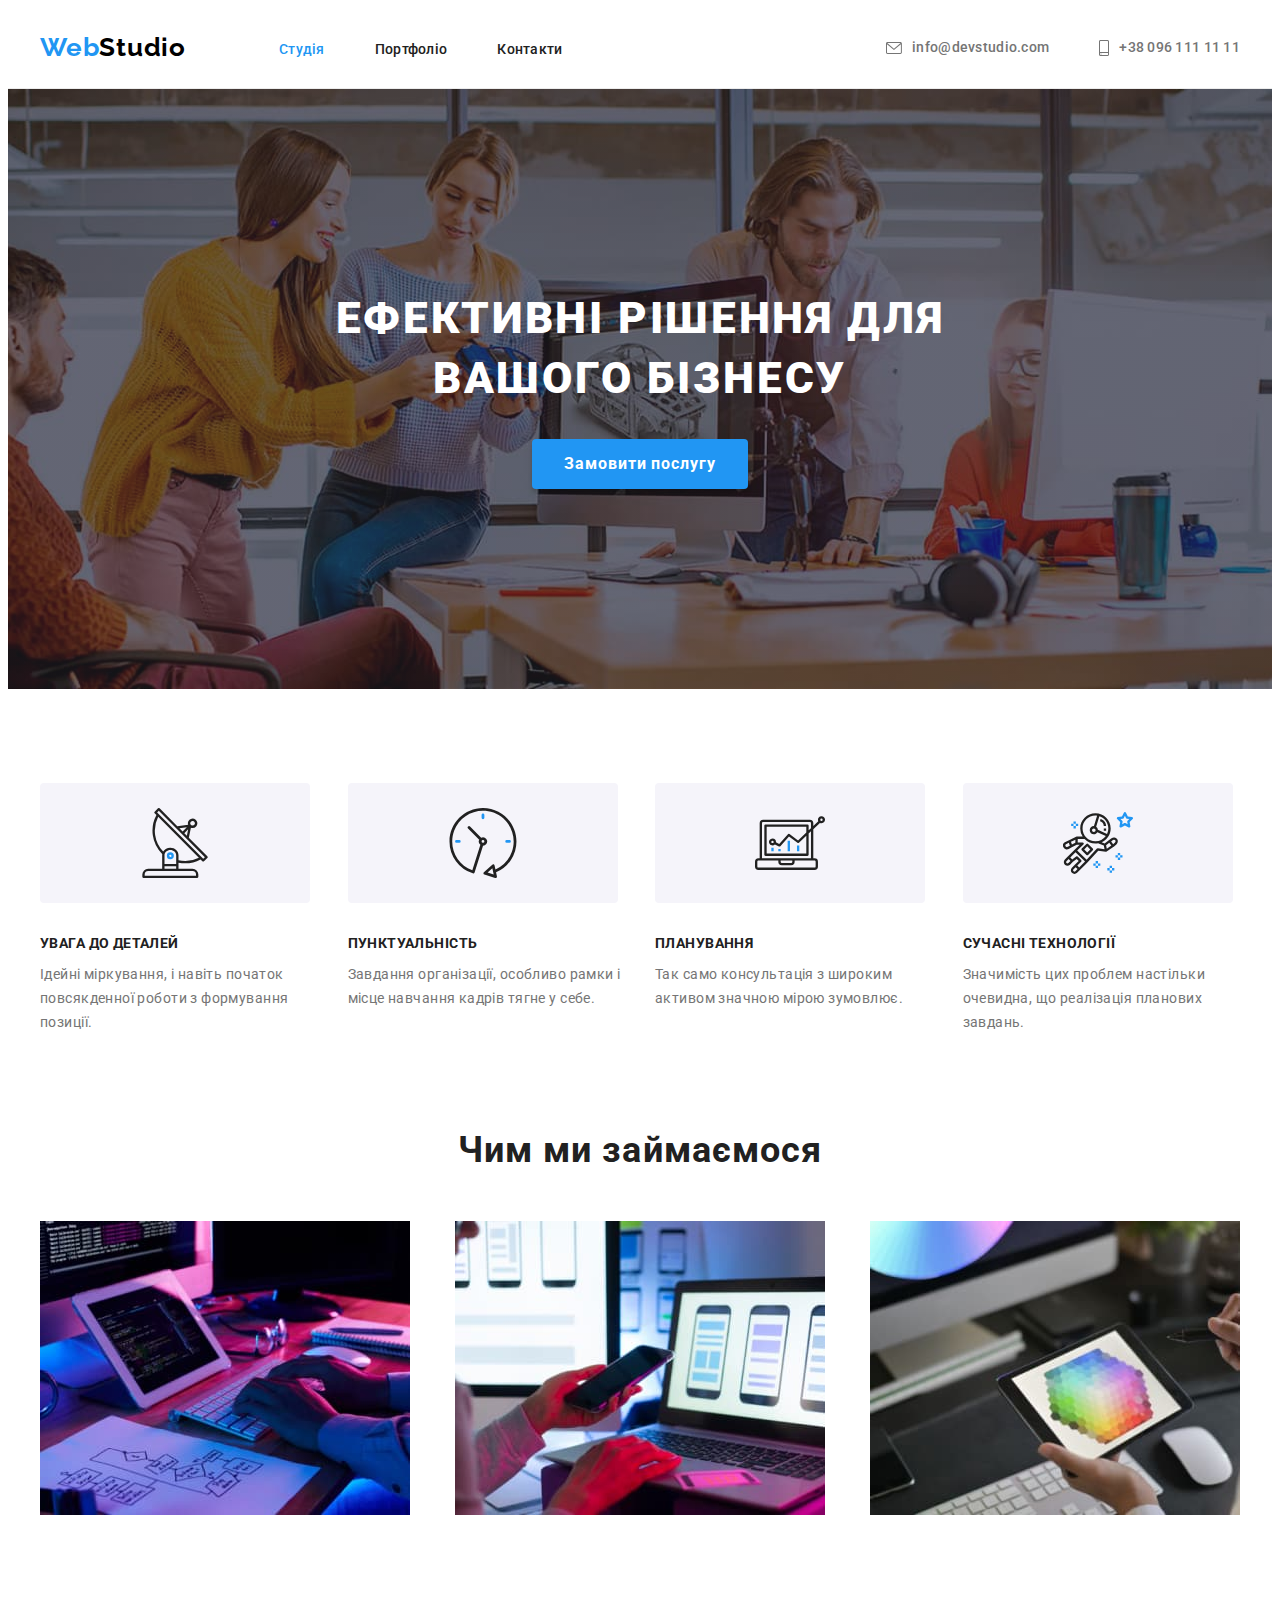
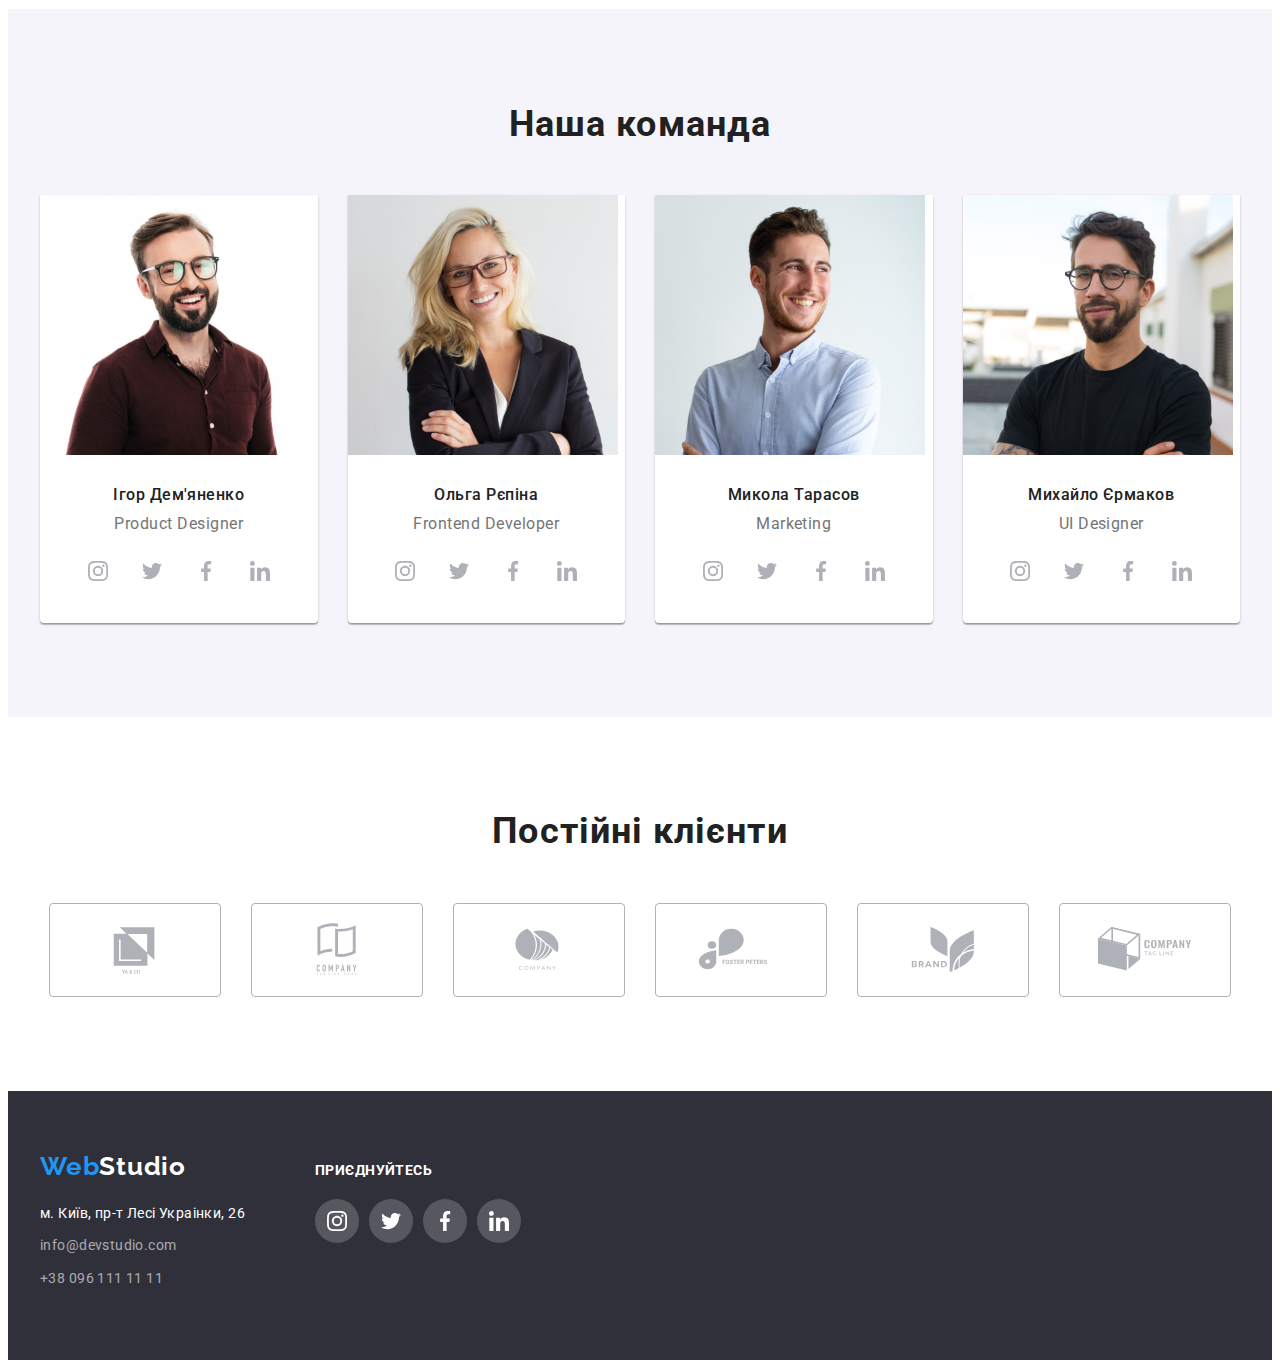
<file: index.html>
<!DOCTYPE html>
<html lang="uk">
<head>
    <meta charset="UTF-8">
    <meta http-equiv="X-UA-Compatible" content="IE=edge">
    <meta name="viewport" content="width=device-width, initial-scale=1.0">
    <title>WebStudio</title>
    <!-- fonts -->
    <link rel="preconnect" href="https://fonts.googleapis.com">
    <link rel="preconnect" href="https://fonts.gstatic.com" crossorigin>
    <link href="https://fonts.googleapis.com/css2?family=Raleway:wght@700&family=Roboto:wght@400;500;700;900&display=swap" rel="stylesheet">
    <!-- modern-normalize -->
    <link rel="stylesheet" href="https://cdnjs.cloudflare.com/ajax/libs/modern-normalize/1.1.0/modern-normalize.min.css" integrity="sha512-wpPYUAdjBVSE4KJnH1VR1HeZfpl1ub8YT/NKx4PuQ5NmX2tKuGu6U/JRp5y+Y8XG2tV+wKQpNHVUX03MfMFn9Q==" crossorigin="anonymous" referrerpolicy="no-referrer">
    <!-- Custom styles -->
    <link rel="stylesheet" href="./css/styles.css">
</head>

<body>
    <header class="header">
        <div class="header-container container">
            <a class="logo link" href="./index.html">Web<span class="header-studio">Studio</span></a>
        <nav class="navigation">
            <ul class="navigation-list list">
                <li class="navigation-items">
                    <a class="navigation-item link current" href="./index.html">Студія</a>
                </li>
                <li class="navigation-items">
                    <a class="navigation-item link" href="./portfolio.html">Портфоліо</a>
                </li>
                <li class="navigation-items">
                    <a class="navigation-item link" href="#">Контакти</a>
                </li>
            </ul>
        </nav>
        <ul class="header-contacts list">
            <li class="header-list">
                <a class="header-item link" href="mailto:info@devstudio.com" lang="en">
                    <svg class="header-icons" width="16" height="12">
                      <use href="./images/icons.svg#icon-envelope"></use>
                    </svg>
                    info@devstudio.com</a>
            </li>
            <li class="header-list">
                <a class="header-item link" href="tel:+380961111111">
                    <svg class="header-icons" width="10" height="16">
                      <use href="./images/icons.svg#icon-smartphone"></use>
                    </svg>
                    +38 096 111 11 11</a>
            </li>
        </ul>
        </div>
    </header>
    <main class="main">
        <section class="hero">
            <div class="hero-container container">
                <h1 class="hero-title">Ефективні рішення для вашого бізнесу</h1>
                <p><button class="hero-button link-hero" type="button">Замовити послугу</button></p>
            </div>
        </section>
        <section class="features section">
            <div class="container">
            <h2 class="features-subject">Особливості</h2>
            <ul class="features-list list">
                <li class="features-item">
                    <div class="features-icons">
                        <svg class="features-icon" width="70" height="70">
                            <use href="./images/icons.svg#icon-antenna"></use>
                        </svg>
                    </div>
                    <h3 class="feature-title">УВАГА ДО ДЕТАЛЕЙ</h3>
                    <p class="feature-text">Ідейні міркування, і навіть початок повсякденної роботи з формування позиції.</p>
                </li>
                <li class="features-item">
                    <div class="features-icons">
                        <svg class="features-icon" width="70" height="70">
                            <use href="./images/icons.svg#icon-clock"></use>
                        </svg>
                    </div>
                    <h3 class="feature-title">ПУНКТУАЛЬНІСТЬ</h3>
                    <p class="feature-text">Завдання організації, особливо рамки і місце навчання кадрів тягне у себе.</p>
                </li>
                <li class="features-item">
                    <div class="features-icons">
                        <svg class="features-icon" width="70" height="70">
                            <use href="./images/icons.svg#icon-diagram"></use>
                        </svg>
                    </div>
                    <h3 class="feature-title">ПЛАНУВАННЯ</h3>
                    <p class="feature-text">Так само консультація з широким активом значною мірою зумовлює.</p>
                </li>
                <li class="features-item">
                    <div class="features-icons">
                        <svg class="features-icon" width="70" height="70">
                            <use href="./images/icons.svg#icon-astronaut"></use>
                        </svg>
                    </div>
                    <h3 class="feature-title">СУЧАСНІ ТЕХНОЛОГІЇ</h3>
                    <p class="feature-text">Значимість цих проблем настільки очевидна, що реалізація планових завдань.</p>
                </li>
            </ul>
            </div>
        </section>
        <section class="work section">
            <div class="container">
                <h2 class="work-title">Чим ми займаємося</h2>
            <ul class="work-list list">
                <li class="work-items">
                    <img width="370" height="294" src="./images/work-1.jpg" alt="Людина працює за комп'ютером">
                </li>
                <li class="work-items">
                    <img width="370" height="294" src="./images/work-2.jpg" alt="Людина працює за телефоном">
                </li>                
                <li class="work-items">
                    <img width="370" height="294" src="./images/work-3.jpg" alt="Людина працює за планшетом">
                </li>
            </ul>
            </div>
        </section>
        <section class="team section">
            <div class="container">
                <h2 class="team-subject">Наша команда</h2>
            <ul class="team-list list">
                <li class="team-items">
                    <img class="team-img" width="270" height="260" src="./images/portrait-1.jpg" alt="Мужик в окулярах">
                    <div class="team-subtitle">
                    <h3 class="team-title">Ігор Дем'яненко</h3>
                    <p class="team-text">Product Designer</p>
                    <ul class="socials-list list">
                        <li class="socials-items"><a class="socials-item link-icons" href="https://www.instagram.com/" target="_blank" rel="noopener noreferrer" aria-label="Instagram.com">
                            <svg class="socials-icon" width="20" height="20">
                              <use href="./images/icons.svg#icon-instagram"></use>
                            </svg>
                        </a></li>
                        <li class="socials-items"><a class="socials-item link-icons" href="https://twitter.com/" target="_blank" rel="noopener noreferrer" aria-label="Twitter.com">
                            <svg class="socials-icon" width="20" height="20">
                              <use href="./images/icons.svg#icon-twitter"></use>
                            </svg>
                        </a></li>
                        <li class="socials-items"><a class="socials-item link-icons" href="https://www.facebook.com/" target="_blank" rel="noopener noreferrer" aria-label="Facebook.com">
                            <svg class="socials-icon" width="20" height="20">
                              <use href="./images/icons.svg#icon-facebook"></use>
                            </svg>
                        </a></li>
                        <li class="socials-items"><a class="socials-item link-icons" href="https://www.linkedin.com/" target="_blank" rel="noopener noreferren" aria-label="Linkedin.com">
                            <svg class="socials-icon" width="20" height="20">
                              <use href="./images/icons.svg#icon-linkedin"></use>
                            </svg>
                        </a></li>
                    </ul>
                    </div> 
                </li>
                <li class="team-items">
                    <img class="team-img" width="270" height="260" src="./images/portrait-2.jpg" alt="Жінка в окулярах">
                    <div class="team-subtitle">
                    <h3 class="team-title">Ольга Рєпіна</h3>
                    <p class="team-text">Frontend Developer</p>
                    <ul class="socials-list list">
                        <li class="socials-items"><a class="socials-item link-icons" href="https://www.instagram.com/" target="_blank"
                                rel="noopener noreferrer" aria-label="Instagram.com">
                                <svg class="socials-icon" width="20" height="20">
                                    <use href="./images/icons.svg#icon-instagram"></use>
                                </svg>
                            </a></li>
                        <li class="socials-items"><a class="socials-item link-icons" href="https://twitter.com/" target="_blank"
                                rel="noopener noreferrer" aria-label="Twitter.com">
                                <svg class="socials-icon" width="20" height="20">
                                    <use href="./images/icons.svg#icon-twitter"></use>
                                </svg>
                            </a></li>
                        <li class="socials-items"><a class="socials-item link-icons" href="https://www.facebook.com/" target="_blank"
                                rel="noopener noreferrer" aria-label="Facebook.com">
                                <svg class="socials-icon" width="20" height="20">
                                    <use href="./images/icons.svg#icon-facebook"></use>
                                </svg>
                            </a></li>
                        <li class="socials-items"><a class="socials-item link-icons" href="https://www.linkedin.com/" target="_blank"
                                rel="noopener noreferren" aria-label="Linkedin.com">
                                <svg class="socials-icon" width="20" height="20">
                                    <use href="./images/icons.svg#icon-linkedin"></use>
                                </svg>
                            </a></li>
                    </ul>
                    </div>
                </li>
                <li class="team-items">
                    <img class="team-img" width="270" height="260" src="./images/portrait-3.jpg" alt="Мужик">
                    <div class="team-subtitle">
                    <h3 class="team-title">Микола Тарасов</h3>
                    <p class="team-text">Marketing</p>
                    <ul class="socials-list list">
                        <li class="socials-items"><a class="socials-item link-icons" href="https://www.instagram.com/" target="_blank"
                                rel="noopener noreferrer" aria-label="Instagram.com">
                                <svg class="socials-icon" width="20" height="20">
                                    <use href="./images/icons.svg#icon-instagram"></use>
                                </svg>
                            </a></li>
                        <li class="socials-items"><a class="socials-item link-icons" href="https://twitter.com/" target="_blank"
                                rel="noopener noreferrer" aria-label="Twitter.com">
                                <svg class="socials-icon" width="20" height="20">
                                    <use href="./images/icons.svg#icon-twitter"></use>
                                </svg>
                            </a></li>
                        <li class="socials-items"><a class="socials-item link-icons" href="https://www.facebook.com/" target="_blank"
                                rel="noopener noreferrer" aria-label="Facebook.com">
                                <svg class="socials-icon" width="20" height="20">
                                    <use href="./images/icons.svg#icon-facebook"></use>
                                </svg>
                            </a></li>
                        <li class="socials-items"><a class="socials-item link-icons" href="https://www.linkedin.com/" target="_blank"
                                rel="noopener noreferren" aria-label="Linkedin.com">
                                <svg class="socials-icon" width="20" height="20">
                                    <use href="./images/icons.svg#icon-linkedin"></use>
                                </svg>
                            </a></li>
                    </ul>
                    </div> 
                </li>
                <li class="team-items">
                    <img class="team-img" width="270" height="260" src="./images/portrait-4.jpg" alt="Мужик в окулярах">
                    <div class="team-subtitle">
                    <h3 class="team-title">Михайло Єрмаков</h3>
                    <p class="team-text">UI Designer</p>
                    <ul class="socials-list list">
                        <li class="socials-items"><a class="socials-item link-icons" href="https://www.instagram.com/" target="_blank" rel="noopener noreferrer" aria-label="Instagram.com">
                            <svg class="socials-icon" width="20" height="20">
                              <use href="./images/icons.svg#icon-instagram"></use>
                            </svg>
                        </a></li>
                        <li class="socials-items"><a class="socials-item link-icons" href="https://twitter.com/" target="_blank" rel="noopener noreferrer" aria-label="Twitter.com">
                            <svg class="socials-icon" width="20" height="20">
                              <use href="./images/icons.svg#icon-twitter"></use>
                            </svg>
                        </a></li>
                        <li class="socials-items"><a class="socials-item link-icons" href="https://www.facebook.com/" target="_blank" rel="noopener noreferrer" aria-label="Facebook.com">
                            <svg class="socials-icon" width="20" height="20">
                              <use href="./images/icons.svg#icon-facebook"></use>
                            </svg>
                        </a></li>
                        <li class="socials-items"><a class="socials-item link-icons" href="https://www.linkedin.com/" target="_blank" rel="noopener noreferren" aria-label="Linkedin.com">
                            <svg class="socials-icon" width="20" height="20">
                              <use href="./images/icons.svg#icon-linkedin"></use>
                            </svg>
                        </a></li>
                    </ul>
                    </div> 
                </li>
            </ul>
            </div>
        </section>
        <section class="clients section">
            <div class="container">
                <h2 class="clients-title">Постійні клієнти</h2>
                <ul class="clients-list">
                    <li class="clients-items list"><a class="clients-item clients-hover" href="#">
                        <svg class="clients-icon" width="106" height="60">
                          <use href="./images/icons.svg#icon-brand-1"></use>
                        </svg>
                    </a></li>
                    <li class="clients-items list"><a class="clients-item clients-hover" href="#">
                        <svg class="clients-icon" width="106" height="60">
                            <use href="./images/icons.svg#icon-brand-2"></use>
                        </svg>
                    </a></li>
                    <li class="clients-items list"><a class="clients-item clients-hover" href="#">
                        <svg class="clients-icon" width="106" height="60">
                            <use href="./images/icons.svg#icon-brand-3"></use>
                        </svg>
                    </a></li>
                    <li class="clients-items list"><a class="clients-item clients-hover" href="#">
                        <svg class="clients-icon" width="106" height="60">
                            <use href="./images/icons.svg#icon-brand-4"></use>
                        </svg>
                    </a></li>
                    <li class="clients-items list"><a class="clients-item clients-hover" href="#">
                        <svg class="clients-icon" width="106" height="60">
                            <use href="./images/icons.svg#icon-brand-5"></use>
                        </svg>
                    </a></li>
                    <li class="clients-items list"><a class="clients-item clients-hover" href="#">
                        <svg class="clients-icon" width="106" height="60">
                            <use href="./images/icons.svg#icon-brand-6"></use>
                        </svg>
                    </a></li>
                </ul>
            </div>
        </section>
    </main>
        <footer class="footer">
            <div class="container flex-contacts">
                <div class="footer-flex">
                <a class="footer-logo link" href="./index.html">Web<span class="footer-studio">Studio</span></a>
            <address class="footer-address">
                <ul class="address-list list">
                    <li class="address-items">
                        <a class="address-map link" href="https://goo.gl/maps/dWLPEDBoEyj8uYDj6" target="_blank" rel="noopener noreferrer nofollow">м. Київ, пр-т Лесі Украінки, 26</a>
                    </li>
                    <li class="address-items">
                        <a class="address-contacts link" href="mailto:info@devstudio.com" lang="en">info@devstudio.com</a>
                    </li>
                    <li class="address-items">
                        <a class="address-contacts link" href="tel:+380961111111">+38 096 111 11 11</a>
                    </li>
                </ul>
            </address>
                </div>
            <div class="flex-social">
            <section class="address-icons">
                <h2 class="address-title">приєднуйтесь</h2>
                <ul class="address-box">
                    <li class="socials-items list"><a class="socials-items link-icons" href="https://www.instagram.com/" target="_blank"
                            rel="noopener noreferrer" aria-label="Instagram.com">
                            <svg class="footer-items" width="20" height="20">
                                <use href="./images/icons.svg#icon-instagram"></use>
                            </svg>
                        </a></li>
                    <li class="socials-items list"><a class="socials-items link-icons" href="https://twitter.com/" target="_blank"
                            rel="noopener noreferrer" aria-label="Twitter.com">
                            <svg class="footer-items" width="20" height="20">
                                <use href="./images/icons.svg#icon-twitter"></use>
                            </svg>
                        </a></li>
                    <li class="socials-items list"><a class="socials-items link-icons" href="https://www.facebook.com/" target="_blank"
                            rel="noopener noreferrer" aria-label="Facebook.com">
                            <svg class="footer-items" width="20" height="20">
                                <use href="./images/icons.svg#icon-facebook"></use>
                            </svg>
                        </a></li>
                    <li class="socials-items list"><a class="socials-items link-icons" href="https://www.linkedin.com/" target="_blank"
                            rel="noopener noreferren" aria-label="Linkedin.com">
                            <svg class="footer-items" width="20" height="20">
                                <use href="./images/icons.svg#icon-linkedin"></use>
                            </svg>
                        </a></li>
                </ul>
            </section>
            </div>
            </div>
        </footer>
    
</body>
</html>
</file>
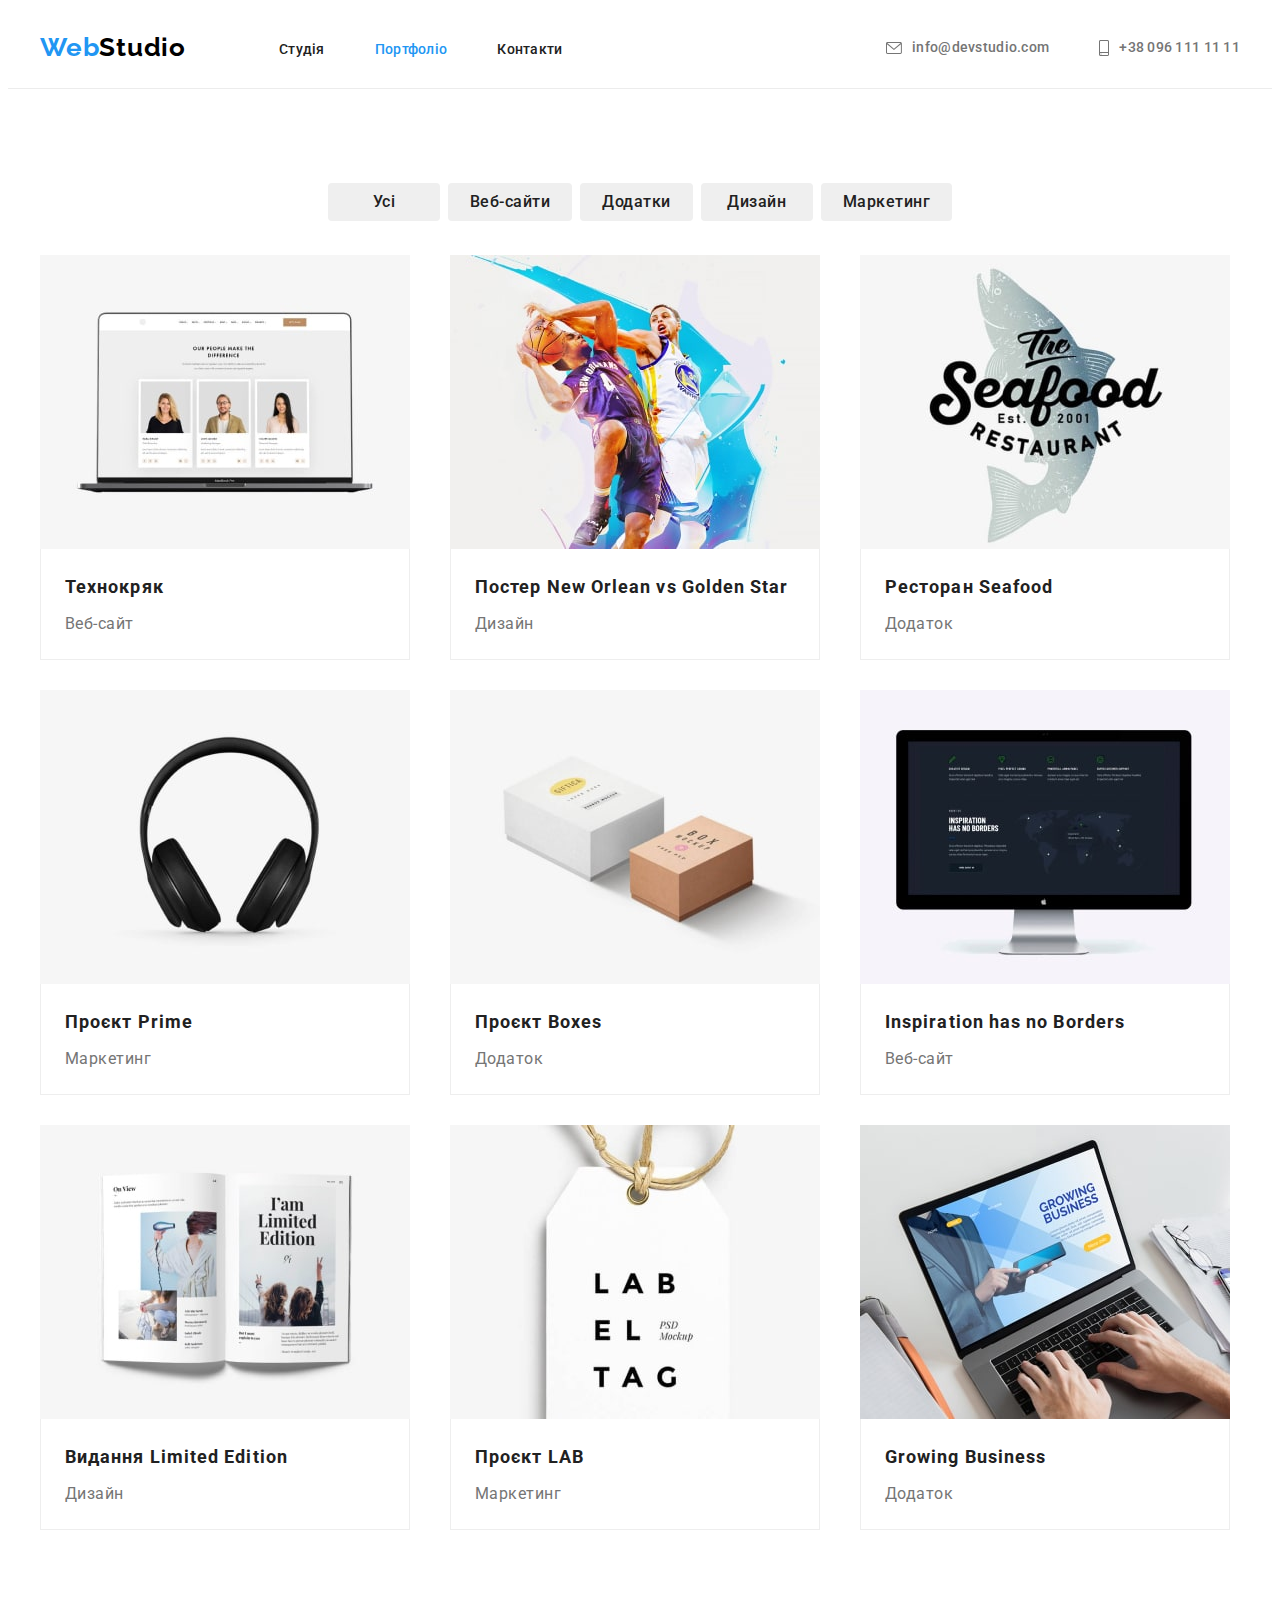
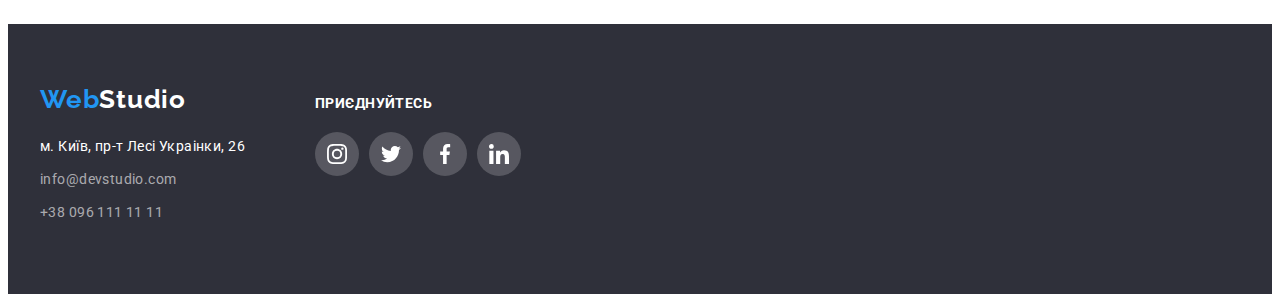
<file: portfolio.html>
<!DOCTYPE html>
<html lang="uk">
<head>
    <meta charset="UTF-8">
    <meta http-equiv="X-UA-Compatible" content="IE=edge">
    <meta name="viewport" content="width=device-width, initial-scale=1.0">
    <title>WebStudio</title>
    <!-- fonts -->
    <link rel="preconnect" href="https://fonts.googleapis.com">
    <link rel="preconnect" href="https://fonts.gstatic.com" crossorigin>
    <link href="https://fonts.googleapis.com/css2?family=Raleway:wght@700&family=Roboto:wght@400;500;700;900&display=swap" rel="stylesheet">
    <!-- modern-normalize -->
    <link rel="stylesheet" href="https://cdnjs.cloudflare.com/ajax/libs/modern-normalize/1.1.0/modern-normalize.min.css" integrity="sha512-wpPYUAdjBVSE4KJnH1VR1HeZfpl1ub8YT/NKx4PuQ5NmX2tKuGu6U/JRp5y+Y8XG2tV+wKQpNHVUX03MfMFn9Q==" crossorigin="anonymous" referrerpolicy="no-referrer">
    <!-- Custom styles -->
    <link rel="stylesheet" href="./css/styles.css">
</head>

<body>
    <header class="header">
        <div class="header-container container">
            <a class="logo link" href="./index.html">Web<span class="header-studio">Studio</span></a>
        <nav class="navigation">
            <ul class="navigation-list list">
                <li class="navigation-items">
                    <a class="navigation-item link" href="./index.html">Студія</a>
                </li>
                <li class="navigation-items">
                    <a class="navigation-item link current" href="./portfolio.html">Портфоліо</a>
                </li>
                <li class="navigation-items">
                    <a class="navigation-item link" href="#">Контакти</a>
                </li>
            </ul>
        </nav>
        <ul class="header-contacts list">
            <li class="header-list">
                <a class="header-item link" href="mailto:info@devstudio.com" lang="en">
                    <svg class="header-icons" width="16" height="12">
                      <use href="./images/icons.svg#icon-envelope"></use>
                    </svg>
                    info@devstudio.com</a>
            </li>
            <li class="header-list">
                <a class="header-item link" href="tel:+380961111111">
                    <svg class="header-icons" width="10" height="16">
                      <use href="./images/icons.svg#icon-smartphone"></use>
                    </svg>
                    +38 096 111 11 11</a>
            </li>
        </ul>
        </div>
    </header>
    <main class="portfolio-main">
        <section class="portfolio-projects section">
            <div class="container">
                <h1 class="portfolio-subject">Проекти</h1>
            <ul class="button-list list">
                <li class="button-items list"><button class="button-item link-button" type="button">Усі</button></li>
                <li class="button-items list"><button class="button-item link-button" type="button">Веб-сайти</button></li>
                <li class="button-items list"><button class="button-item link-button" type="button">Додатки</button></li>
                <li class="button-items list"><button class="button-item link-button" type="button">Дизайн</button></li>
                <li class="button-items list"><button class="button-item link-button" type="button">Маркетинг</button></li>
            </ul>
            <ul class="portfolio-list list">
                <li class="portfolio-items">
                    <a class="portfolio-item hover-shadow" href="./images/project-1.jpg">
                        <img class="portfolio-img" width="370" height="294" src="./images/project-1.jpg" alt="Ноутбук">
                        <div class="portfolio-subtitle">
                            <h2 class="portfolio-title">Технокряк</h2>
                            <p class="portfolio-text">Веб-сайт</p>
                        </div>  
                    </a>
                </li>
                <li class="portfolio-items">
                    <a class="portfolio-item hover-shadow" href="./images/project-2.jpg">
                        <img class="portfolio-img" width="370" height="294" src="./images/project-2.jpg" alt="Два хлопця грають в баскетбол">
                        <div class="portfolio-subtitle">
                            <h2 class="portfolio-title">Постер <span class="portfolio-title">New Orlean vs Golden Star</span></h2>
                            <p class="portfolio-text">Дизайн</p>
                        </div>   
                    </a>
                </li>
                <li class="portfolio-items">
                    <a class="portfolio-item hover-shadow" href="./images/project-3.jpg">
                        <img class="portfolio-img" width="370" height="294" src="./images/project-3.jpg" alt="Дві риби">
                        <div class="portfolio-subtitle">
                            <h2 class="portfolio-title">Ресторан <span class="portfolio-title">Seafood</span></h2>
                            <p class="portfolio-text">Додаток</p>
                        </div>   
                    </a>
                </li>
                <li class="portfolio-items">
                    <a class="portfolio-item hover-shadow" href="./images/project-4.jpg">
                        <img class="portfolio-img" width="370" height="294" src="./images/project-4.jpg" alt="Навушники">
                        <div class="portfolio-subtitle">
                            <h2 class="portfolio-title">Проєкт <span class="portfolio-title">Prime</span></h2>
                            <p class="portfolio-text">Маркетинг</p>
                        </div>  
                    </a>
                </li>
                <li class="portfolio-items">
                    <a class="portfolio-item hover-shadow" href="./images/project-5.jpg">
                        <img class="portfolio-img" width="370" height="294" src="./images/project-5.jpg" alt="Дві коробки">
                        <div class="portfolio-subtitle">
                            <h2 class="portfolio-title">Проєкт <span class="portfolio-title">Boxes</span></h2>
                            <p class="portfolio-text">Додаток</p>
                        </div>  
                    </a>
                </li>
                <li class="portfolio-items">
                    <a class="portfolio-item hover-shadow" href="./images/project-6.jpg">
                        <img class="portfolio-img" width="370" height="294" src="./images/project-6.jpg" alt="Монітор">
                        <div class="portfolio-subtitle">
                            <h2 class="portfolio-title">Inspiration has no Borders</h2>
                            <p class="portfolio-text">Веб-сайт</p>
                        </div> 
                    </a>
                </li>
                <li class="portfolio-items">
                    <a class="portfolio-item hover-shadow" href="./images/project-7.jpg">
                        <img class="portfolio-img" width="370" height="294" src="./images/project-7.jpg" alt="Розгорнута книга">
                        <div class="portfolio-subtitle">
                            <h2 class="portfolio-title">Видання <span class="portfolio-title">Limited Edition</span></h2>
                            <p class="portfolio-text">Дизайн</p>
                        </div>  
                    </a>
                </li>
                <li class="portfolio-items">
                    <a class="portfolio-item hover-shadow" href="./images/project-8.jpg">
                        <img class="portfolio-img" width="370" height="294" src="./images/project-8.jpg" alt="Бірочка">
                        <div class="portfolio-subtitle">
                            <h2 class="portfolio-title">Проєкт <span class="portfolio-title">LAB</span></h2>
                            <p class="portfolio-text">Маркетинг</p>
                        </div>  
                    </a>
                </li>
                <li class="portfolio-items">
                    <a class="portfolio-item hover-shadow" href="./images/project-9.jpg">
                        <img class="portfolio-img" width="370" height="294" src="./images/project-9.jpg" alt="Людина працює за ноутбуком">
                        <div class="portfolio-subtitle">
                            <h2 class="portfolio-title">Growing Business</h2>
                            <p class="portfolio-text">Додаток</p>
                        </div>  
                    </a>
                </li>
            </ul>
            </div>
        </section>
    </main>
    <footer class="footer">
        <div class="container flex-contacts">
            <div class="footer-flex">
            <a class="footer-logo link" href="./index.html">Web<span class="footer-studio">Studio</span></a>
        <address class="footer-address">
            <ul class="address-list list">
                <li class="address-items">
                    <a class="address-map link" href="https://goo.gl/maps/dWLPEDBoEyj8uYDj6" target="_blank" rel="noopener noreferrer nofollow">м. Київ, пр-т Лесі Украінки, 26</a>
                </li>
                <li class="address-items">
                    <a class="address-contacts link" href="mailto:info@devstudio.com" lang="en">info@devstudio.com</a>
                </li>
                <li class="address-items">
                    <a class="address-contacts link" href="tel:+380961111111">+38 096 111 11 11</a>
                </li>
            </ul>
        </address>
            </div>
        <div class="flex-social">
        <section class="address-icons">
            <h2 class="address-title">приєднуйтесь</h2>
            <ul class="address-box">
                <li class="socials-items list"><a class="socials-items link-icons" href="https://www.instagram.com/" target="_blank"
                        rel="noopener noreferrer" aria-label="Instagram.com">
                        <svg class="footer-items" width="20" height="20">
                            <use href="./images/icons.svg#icon-instagram"></use>
                        </svg>
                    </a></li>
                <li class="socials-items list"><a class="socials-items link-icons" href="https://twitter.com/" target="_blank"
                        rel="noopener noreferrer" aria-label="Twitter.com">
                        <svg class="footer-items" width="20" height="20">
                            <use href="./images/icons.svg#icon-twitter"></use>
                        </svg>
                    </a></li>
                <li class="socials-items list"><a class="socials-items link-icons" href="https://www.facebook.com/" target="_blank"
                        rel="noopener noreferrer" aria-label="Facebook.com">
                        <svg class="footer-items" width="20" height="20">
                            <use href="./images/icons.svg#icon-facebook"></use>
                        </svg>
                    </a></li>
                <li class="socials-items list"><a class="socials-items link-icons" href="https://www.linkedin.com/" target="_blank"
                        rel="noopener noreferren" aria-label="Linkedin.com">
                        <svg class="footer-items" width="20" height="20">
                            <use href="./images/icons.svg#icon-linkedin"></use>
                        </svg>
                    </a></li>
            </ul>
        </section>
        </div>
        </div>
    </footer>
</body>
</html>
</file>
<file: css/styles.css>
:root {
    --primary--color: #757575;
    --secondary--color: #212121;
    --hover--color: #2196F3;
    --button--color: #212121;
    --logo--color: #2196F3;
    --header--studio: #000000;
    --footer-studio: #FFFFFF;
    --hero--title: #FFFFFF;
    --hero--btn: #FFFFFF;
    --background--button--hero: #2196F3;
    --shadow--hero--button: 0px 4px 4px rgba(0, 0, 0, 0.15);
    --box--shadow: 0px 1px 1px rgba(0, 0, 0, 0.12), 0px 4px 4px rgba(0, 0, 0, 0.06), 1px 4px 6px rgba(0, 0, 0, 0.16);
    --team--shadow: 0px 1px 3px rgba(0, 0, 0, 0.12), 0px 1px 1px rgba(0, 0, 0, 0.14), 0px 2px 1px rgba(0, 0, 0, 0.2);
    --portfolio--btn--shadow: 0px 3px 1px rgba(0, 0, 0, 0.1), 0px 1px 2px rgba(0, 0, 0, 0.08), 0px 2px 2px rgba(0, 0, 0, 0.12);
    --bgr--hover--hero: #188CE8;
    --color--hover-hero: #FFFFFF;
    --color--icons: #AFB1B8;
    --header--contacts: #757575;
    --footer--contacts:  rgba(255, 255, 255, 0.6);
    --background--color: #FFFFFF;
    --background--header: #FFFFFF;
    --background--hero: #2F303A;
    --background--work: #FFFFFF;
    --background--team: #F5F4FA;
    --background--footer: #2F303A;
    --background--portfolio: #FFFFFF;
    --bgr--button: #2196F3;
    --bgr--button-portfolio: #F5F4FA;
    --color--button--portfolio: #FFFFFF;
    --border: #EEEEEE;
    --header--border: #ECECEC;
    --card--set--gap: 30px;
    --primary--font: 'Roboto', sans-serif;
    --secondary--font: 'Raleway', sans-serif;
}


    body {
        font-family: var(--primary--font), sans-serif;
        background: var(--background--color);
        color: var(--primary--color);
    }

    /* reset styles */
    h1,
    h2,
    h3,
    h4,
    h5,
    h6,
    p {
        margin: 0; 
    }

    img {
        display: block;
        max-width: 100%;
        height: auto;
    }

    .section {
        padding-top: 94px;
        padding-bottom: 94px;
    }

    .container {
        width: 1200px;
        padding-right: 15px;
        padding-left: 15px;
        margin-left: auto;
        margin-right: auto;

        /* outline: 2px solid red;
        outline-offset: -2px; */
    }

    .list {
        list-style: none;
        margin: 0;
        padding: 0;
    }

    .link {
        text-decoration: none;
    }

    /* reset styles */

    /* hover-focus styles */
    .link:hover,
    .link:focus {
        color: var(--hover--color);
    }

    .link-icons:hover,
    .link-icons:focus {
        background-color: var(--bgr--button);
        color: var(--color--hover-hero);
    }
    
    .link-button:hover,
    .link-button:focus {
        background: var(--bgr--button);
        color: var(--color--button--portfolio);
        box-shadow: var(--portfolio--btn--shadow);
    }

    .link-hero:hover,
    .link-hero:focus {
        background-color: var(--bgr--hover--hero);
        color: var(--color--hover-hero);  
    }

    .hover-shadow:hover,
    .hover-shadow:focus {
        box-shadow: var(--box--shadow);  
    }

    .clients-hover:hover,
    .clients-hover:focus {
        border: 1px solid var(--hover--color);
        border-radius: 4px;
        color: var(--hover--color);
    }

    /* hover-focus styles */

    /* ------------------------index------------------------ */

    /* ------header------ */

    .header {
        border-bottom: 1px solid var(--header--border);
    }

    .header-container {
        display: flex;
        align-items: center;
    }

    .logo {
        padding-top: 24px;
        padding-bottom: 25px;
        margin-right: 93px;
        
        font-family: var(--secondary--font);
        font-weight: 700;
        font-size: 26px;
        line-height: 1.19;
        letter-spacing: 0.03em;   
        color: var(--logo--color);
    }

    .header-studio {     
        font-family: var(--secondary--font);
        font-weight: 700;
        font-size: 26px;
        line-height: 1.19;
        letter-spacing: 0.03em;    
        color: var(--header--studio);
    }

    .navigation {
        margin-right: auto;
    }

    .navigation-list {
        display: flex;
        align-items: center;
    }

    .navigation-items {
        /* padding-top: 32px;
        padding-bottom: 32px; */
        margin-right: 50px;
    }

    .navigation-items:last-child {
        margin-right: 0;
    }

    .navigation-item {
        padding-top: 32px;
        padding-bottom: 32px;

        font-weight: 500;
        font-size: 14px;
        line-height: 1.14;
        letter-spacing: 0.02em;
        color: var(--secondary--color);
    }

    .current {
        color: var(--hover--color);
    }
    
    .header-contacts {
        display: flex;
        justify-content: center;
        align-items: center;
    }

    .header-list {
        /* padding-top: 32px;
        padding-bottom: 32px; */
        margin-right: 50px;
    }

    .header-list:last-child {
        margin-right: 0;
    }

    .header-item {
        display: flex;
        justify-content: center;
        align-items: center;

        padding-top: 32px;
        padding-bottom: 32px;
        
        font-weight: 500;
        font-size: 14px;
        line-height: 1.14;
        letter-spacing: 0.02em;
        color: var(--header--contacts);
    }

    .header-icons {
        margin-right: 10px;

        fill: currentColor;
    }

    /* ------header------ */


    /* ------main-------- */

    /* .main {
    } */
    
    /* ------hero-------- */

    .hero {
        padding-top: 200px;
        padding-bottom: 200px;
        background: var(--background--hero);

        max-width: 1600px;
        margin-left: auto;
        margin-right: auto;
        background-image: linear-gradient(rgba(47, 48, 58, 0.4), rgba(47, 48, 58, 0.4)), url(../images/hero.jpg);
        background-position: center;
        background-size: cover;
        background-repeat: no-repeat;
    }

    .hero-container {
        text-align: center;
    }

    .hero-title {
        display: inline-block;
        width: 696px;
        margin-bottom: 30px;

        font-weight: 900;
        font-size: 44px;
        line-height: 1.36;
        text-align: center;
        letter-spacing: 0.06em;
        text-transform: uppercase;   
        color: var(--hero--title);
    }

    .hero-button {
        min-width: 216px;
        min-height: 50px;
        padding: 10px 32px;

        font-family: inherit;
        font-weight: 700;
        font-size: 16px;
        line-height: 1.88;
        /* display: flex; */
        align-items: center;
        text-align: center;
        letter-spacing: 0.06em; 
        color: var(--hero--btn);
        cursor: pointer;
        background: var(--background--button--hero);
        box-shadow: var(--shadow--hero--button);
        border-radius: 4px;
        border: none;
    }

    

    /* ------features-------- */

    .features {
        padding-bottom: 0;
    }

    .features-subject {
        position: absolute;
        white-space: nowrap;
        width: 1px;
        height: 1px;
        overflow: hidden;
        border: 0;
        padding: 0;
        clip: rect(0 0 0 0);
        clip-path: inset(50%);
        margin: -1px;
    }

    .features-list {
        display: flex;
    }

    .features-item {
        flex-basis: calc((100% - 3 * 30px) / 4 );
        margin-right: 30px;
        color: var(--secondary--color);
    }

    .features-item:last-child {
        margin-right: 0;
    }

    .features-icons {
        display: flex;
        justify-content: center;
        align-items: center;

        width: 270px;
        height: 120px;
        margin-bottom: 30px;

        background: var(--background--team);
        border-radius: 4px;
    }

    .features-icon {
        fill: currentColor;
    }

    .feature-title {
        margin-bottom: 10px;

        font-size: 14px;
        line-height: 1.43;
        letter-spacing: 0.03em;
        text-transform: uppercase;
        color: var(--secondary--color);
    }

    .feature-text {
        font-size: 14px;
        line-height: 1.71;
        letter-spacing: 0.03em; 
        color: var(--primary--color);
    }

    /* ------work-------- */

    /* .work {
    } */

    .work-title {
        margin-bottom: 50px;

        font-size: 36px;
        line-height: 1.17;
        text-align: center;
        letter-spacing: 0.03em;
        color: var(--secondary--color);
    }

    .work-list {
        display: flex;
        justify-content: space-between;
    }

    .work-items {
        margin-right: 30px;
    }

    .work-items:last-child {
        margin-right: 0;
    }

    /* ------team-------- */

    .team {
        background: var(--background--team);
    }

    .team-subject {
        margin-bottom: 50px;

        font-size: 36px;
        line-height: 1.17;
        text-align: center;
        letter-spacing: 0.03em;
        color: var(--secondary--color);
    }

    .team-list {
        display: flex;
    }

    .team-items {
        flex-basis: calc((100% - 3 * 30px) / 4 );
        margin-right: 30px;
        background: var(--background--color); 
        box-shadow: var(--team--shadow);  
        border-radius: 0px 0px 4px 4px;
    }

    .team-items:last-child {
        margin-right: 0;
    }

    /* .team-img {
    } */

    .team-subtitle {
        padding-top: 30px;
        padding-bottom: 30px;
    }

    .team-title {
        margin-bottom: 10px;

        font-weight: 500;
        font-size: 16px;
        line-height: 1.19;
        text-align: center;
        letter-spacing: 0.03em;
        color: var(--secondary--color);
    }

    .team-text {
        font-size: 16px;
        line-height: 1.19;
        text-align: center;
        letter-spacing: 0.03em;
        color: var(--primary--color);
        margin-bottom: 16px;
    }

    .socials-list {
        display: flex;
        justify-content: center;
        align-items: center;
        gap: 10px;
    }
    
    /* .socials-items {
    } */
    
    .socials-item {
        display: flex;
        justify-content: center;
        align-items: center;
        width: 44px;
        height: 44px;
        border-radius: 50%;

        background-color: var(--background--color);
        color: var(--color--icons);
    }
    
    .socials-icon {
        fill: currentColor;
    }

    /* ------clienst-------- */

    /* .clients {} */

    .clients-title {
    font-weight: 700;
    font-size: 36px;
    line-height: 1.16;
    text-align: center;
    letter-spacing: 0.03em;
    color: var(--secondary--color);

    margin-bottom: 50px;
    }
    
    .clients-list {
        display: flex;
        justify-content: center;
        align-items: center;
        gap: 30px;

        margin: 0;
        padding: 0;
    }
    
    /* .clients-items {
    } */
    
    .clients-item {
        display: flex;
        justify-content: center;
        align-items: center;
        width: 170px;
        height: 92px;
        
        border: 1px solid var(--color--icons);
        border-radius: 4px;
        color: var(--color--icons);
    }

    .clients-icon {
        fill: currentColor;
    }

    /* ------main-------- */


    /* ------footer------ */

    .footer {
        padding-top: 60px;
        padding-bottom: 60px;

        background: var(--background--footer);
    }

    .flex-contacts {
        display: flex;
        align-items: baseline;
    }

    .footer-logo {
        display: inline-block;
        margin-bottom: 20px;

        font-family: var(--secondary--font);
        font-weight: 700;
        font-size: 26px;
        line-height: 1.19;
        letter-spacing: 0.03em;   
        color: var(--logo--color);
    }

    .footer-studio {        
        font-family: var(--secondary--font);
        font-weight: 700;
        font-size: 26px;
        line-height: 1.19;
        letter-spacing: 0.03em; 
        color: var(--footer-studio);
    }

    /* .footer-address {
    } */

    .address-list {
        margin-right: 70px;
    }

    /* .address-items {
    } */

    .address-map {
        display: inline-block;
        margin-bottom: 9px;

        font-style: normal;
        font-size: 14px;
        line-height: 1.71;
        letter-spacing: 0.03em;
        color: var(--hero--title);
    }

    .address-contacts {
        display: inline-block;
        margin-bottom: 9px;

        font-style: normal;
        font-size: 14px;
        line-height: 1.71;
        letter-spacing: 0.03em;
        color: var(--footer--contacts);
    }

    /* .address-icons {
    } */
    
    .address-title {
        font-style: normal;
        font-weight: 700;
        font-size: 14px;
        line-height: 1.14;
        letter-spacing: 0.03em;
        text-transform: uppercase;
        color: var(--footer-studio);

        margin-bottom: 20px;
    }
    
    .address-box {
        display: flex;
        align-items: center;
        justify-content: center;
        gap: 10px;

        margin: 0;
        padding: 0;
    }
    
    .socials-items {
        display: flex;
        justify-content: center;
        align-items: center;
        width: 44px;
        height: 44px;
        border-radius: 50%;
        
        color: var(--background--color);
        background: rgba(255, 255, 255, 0.1);
    }
    
    .footer-items {
        fill: currentColor;
    }
    
    /* .link-icons {}
    
    .socials-icon {
    } */

    /* ------footer------ */

    /* ------------------------index------------------------ */



    /* ------------------------portfolio------------------------ */

    /* ------main-portfolio-------- */

    .portfolio-main {
        background: var(--background--color);
    }

    /* -----portfolio-projects------- */

    /* .portfolio-projects {
    } */

    .portfolio-subject {
        position: absolute;
        white-space: nowrap;
        width: 1px;
        height: 1px;
        overflow: hidden;
        border: 0;
        padding: 0;
        clip: rect(0 0 0 0);
        clip-path: inset(50%);
        margin: -1px;
    }

    .button-list {
        display: flex;
        justify-content: center;

        margin-bottom: 34px;
    }

    .button-items {
        background: var(--bgr-button-portfolio);
        margin-right: 8px;
    }

    .button-items:last-child {
        margin-right: 0;
    }
    
    .button-item {
        padding: 6px 22px;
        min-width: 112px;
        min-height: 38px;

        font-family: inherit;
        font-weight: 500;
        font-size: 16px;
        line-height: 1.62;
        text-align: center;
        letter-spacing: 0.03em; 
        color: var(--button--color);
        cursor: pointer;
        border-radius: 4px;
        border: none;
    }

    .portfolio-list {
        display: flex;
        flex-wrap: wrap;

        margin-right: calc( -1 * var(--card--set--gap));
        margin-bottom: calc( -1 * var(--card--set--gap));
    }

    .portfolio-items {
        flex-basis: calc((100% - 3 * var(--card--set--gap)) / 3);
        margin-right: var(--card--set--gap);
        margin-bottom: var(--card--set--gap);
        background: var(--background--color);
    }

    /* .portfolio-items:nth-child(3n) {
        margin-right: 0;
    }

    .portfolio-items:nth-last-child(-n + 3) {
        margin-bottom: 0;
    } */

    /* .portfolio-img {
    } */

    .portfolio-subtitle {
        padding: 20px 24px;

        border: 1px solid var(--border);
        border-top: none;
    }

    .portfolio-title {
        margin-bottom: 4px;

        font-size: 18px;
        line-height: 2;
        letter-spacing: 0.06em;
        color: var(--secondary--color);
    }

    .portfolio-text {
        font-size: 16px;
        line-height: 1.88;
        letter-spacing: 0.03em;
        color: var(--primary--color);
    }

    .portfolio-item {
        display: inline-block;
        text-decoration: none;
    }

     /* ------main-portfolio-------- */

     /* ------------------------portfolio------------------------ */
</file>
